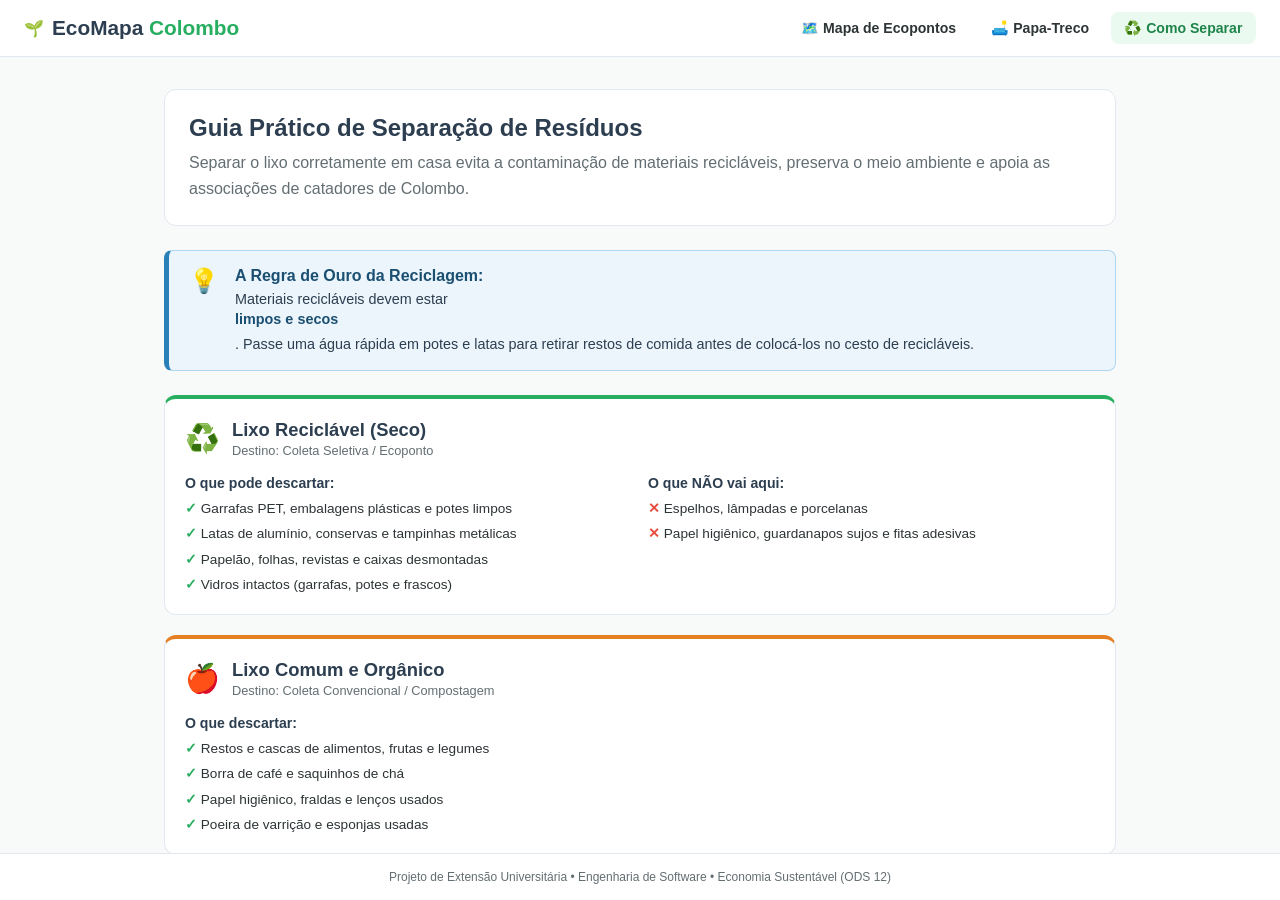
<file: paginas/como-separar.html>
<!DOCTYPE html>
<html lang="pt-BR">
<head>
    <meta charset="UTF-8">
    <meta name="viewport" content="width=device-width, initial-scale=1.0">
    <title>Como Separar o Lixo - EcoMapa Colombo</title>
    <link rel="stylesheet" href="../estilos/style.css">
    <link rel="stylesheet" href="../estilos/como-separar.css">
</head>
<body>

    <!-- Cabeçalho de Navegação -->
    <header class="main-header">
        <div class="header-container">
            <a href="../index.html" class="logo">
                <span class="logo-icon">🌱</span>
                <h1>EcoMapa <span>Colombo</span></h1>
            </a>

            <button class="nav-toggle" id="nav-toggle" aria-label="Abrir menu de navegação">
                <span></span>
                <span></span>
                <span></span>
            </button>

            <nav class="main-nav" id="main-nav">
                <ul class="nav-list">
                    <li><a href="../index.html" class="nav-link">🗺️ Mapa de Ecopontos</a></li>
                    <li><a href="papatreco.html" class="nav-link">🛋️ Papa-Treco</a></li>
                    <li><a href="#" class="nav-link active">♻️ Como Separar</a></li>
                </ul>
            </nav>
        </div>
    </header>

    <!-- Conteúdo Principal -->
    <main class="guide-container">
        
        <!-- Seção Hero / Introdução -->
        <section class="guide-hero">
            <h2>Guia Prático de Separação de Resíduos</h2>
            <p>
                Separar o lixo corretamente em casa evita a contaminação de materiais recicláveis, preserva o meio ambiente e apoia as associações de catadores de Colombo.
            </p>
        </section>

        <!-- Regra de Ouro (Dica Técnica) -->
        <section class="tip-banner">
            <span class="tip-icon">💡</span>
            <div>
                <strong>A Regra de Ouro da Reciclagem:</strong>
                <p>Materiais recicláveis devem estar <strong>limpos e secos</strong>. Passe uma água rápida em potes e latas para retirar restos de comida antes de colocá-los no cesto de recicláveis.</p>
            </div>
        </section>

        <!-- Grid dos Tipos de Resíduos -->
        <section class="categories-grid">

            <!-- 1. Recicláveis Secos -->
            <article class="category-card recyclable">
                <div class="category-header">
                    <span class="category-icon">♻️</span>
                    <div>
                        <h3>Lixo Reciclável (Seco)</h3>
                        <span class="category-destiny">Destino: Coleta Seletiva / Ecoponto</span>
                    </div>
                </div>
                <div class="items-group">
                    <div class="list-column can">
                        <strong>O que pode descartar:</strong>
                        <ul>
                            <li>Garrafas PET, embalagens plásticas e potes limpos</li>
                            <li>Latas de alumínio, conservas e tampinhas metálicas</li>
                            <li>Papelão, folhas, revistas e caixas desmontadas</li>
                            <li>Vidros intactos (garrafas, potes e frascos)</li>
                        </ul>
                    </div>
                    <div class="list-column cannot">
                        <strong>O que NÃO vai aqui:</strong>
                        <ul>
                            <li>Espelhos, lâmpadas e porcelanas</li>
                            <li>Papel higiênico, guardanapos sujos e fitas adesivas</li>
                        </ul>
                    </div>
                </div>
            </article>

            <!-- 2. Lixo Orgânico e Comum -->
            <article class="category-card organic">
                <div class="category-header">
                    <span class="category-icon">🍎</span>
                    <div>
                        <h3>Lixo Comum e Orgânico</h3>
                        <span class="category-destiny">Destino: Coleta Convencional / Compostagem</span>
                    </div>
                </div>
                <div class="items-group">
                    <div class="list-column can">
                        <strong>O que descartar:</strong>
                        <ul>
                            <li>Restos e cascas de alimentos, frutas e legumes</li>
                            <li>Borra de café e saquinhos de chá</li>
                            <li>Papel higiênico, fraldas e lenços usados</li>
                            <li>Poeira de varrição e esponjas usadas</li>
                        </ul>
                    </div>
                </div>
            </article>

            <!-- 3. E-Lixo e Resíduos Perigosos -->
            <article class="category-card special">
                <div class="category-header">
                    <span class="category-icon">🔋</span>
                    <div>
                        <h3>Lixo Eletrônico e Especial</h3>
                        <span class="category-destiny">Destino: Ecopontos Específicos / Logística Reversa</span>
                    </div>
                </div>
                <div class="items-group">
                    <div class="list-column can">
                        <strong>Exemplos:</strong>
                        <ul>
                            <li>Pilhas, baterias e cabos de carregador</li>
                            <li>Celulares, placas e eletrodomésticos quebrados</li>
                            <li>Óleo de cozinha usado (armazenado em garrafa PET)</li>
                            <li>Lâmpadas fluorescentes e remédios vencidos</li>
                        </ul>
                    </div>
                    <div class="list-column info-note">
                        <strong>Atenção:</strong>
                        <p>Nunca descarte no lixo comum ou no reciclável. Use a ferramenta de busca de Ecopontos no EcoMapa Colombo para localizar o ponto autorizado mais próximo.</p>
                    </div>
                </div>
            </article>

        </section>
        <section class="categories-grid">
            <article class="category-card recyclable">
                <div class="category-header">
                    <span class="category-icon">❓</span>
                    <div>
                        <h3>Recicla ou não recicla?</h3>
                        <span class="category-destiny">Um guia rápido para os materiais mais comuns</span>
                    </div>
                </div>
                <div class="items-group">
                    <div class="list-column can">
                        <strong>Recicla:</strong>
                        <ul>
                            <li>Caixa de pizza (sem restos de comida) mesmo que esteja engordurada</li>
                            <li>Caixa e sacola de plástico (sem resíduo de alimentos)</li>
                            <li>Embalagem de isopor (sem resíduo de alimentos) limpa e seca</li>
                            <li>Marmita de alumínio (sem resíduo de alimentos)</li>
                            <li>Talher descartável, sempre que possível reutilizar</li>
                            <li>Guardanapo e papel toalha, se estiverem limpos e secos</li>
                            <li>Embalagens de remédios, apenas as caixinhas de papelão</li>
                            <li>Produtos de limpeza e higiene (Embalagens de papelão, metal e plástico desde que estejam sem resíduos)</li>
                            <li>Lixo eletroeletrônico (Ecopontos)</li>
                            <li>Embalagens de salgadinho</li>
                        </ul>
                    </div>
                    <div class="list-column cannot">
                        <strong>Não recicla:</strong>
                        <ul>
                            <li>Guardanapo e papel toalha, se foram usados para limpar superfícies sujas</li>
                            <li>Embalagens de remédios (as cartelas de comprimido vazias) devem ir para a coleta seletiva</li>
                        </ul>
                    </div>
                </div>
            </article>
        </section>

    </main>

    <!-- Rodapé -->
    <footer class="main-footer">
        <p>Projeto de Extensão Universitária • Engenharia de Software • Economia Sustentável (ODS 12)</p>
    </footer>

    <script>
        const navToggle = document.getElementById('nav-toggle');
        const mainNav = document.getElementById('main-nav');

        if (navToggle && mainNav) {
            navToggle.addEventListener('click', () => {
                mainNav.classList.toggle('open');
            });
        }
    </script>
</body>
</html>
</file>
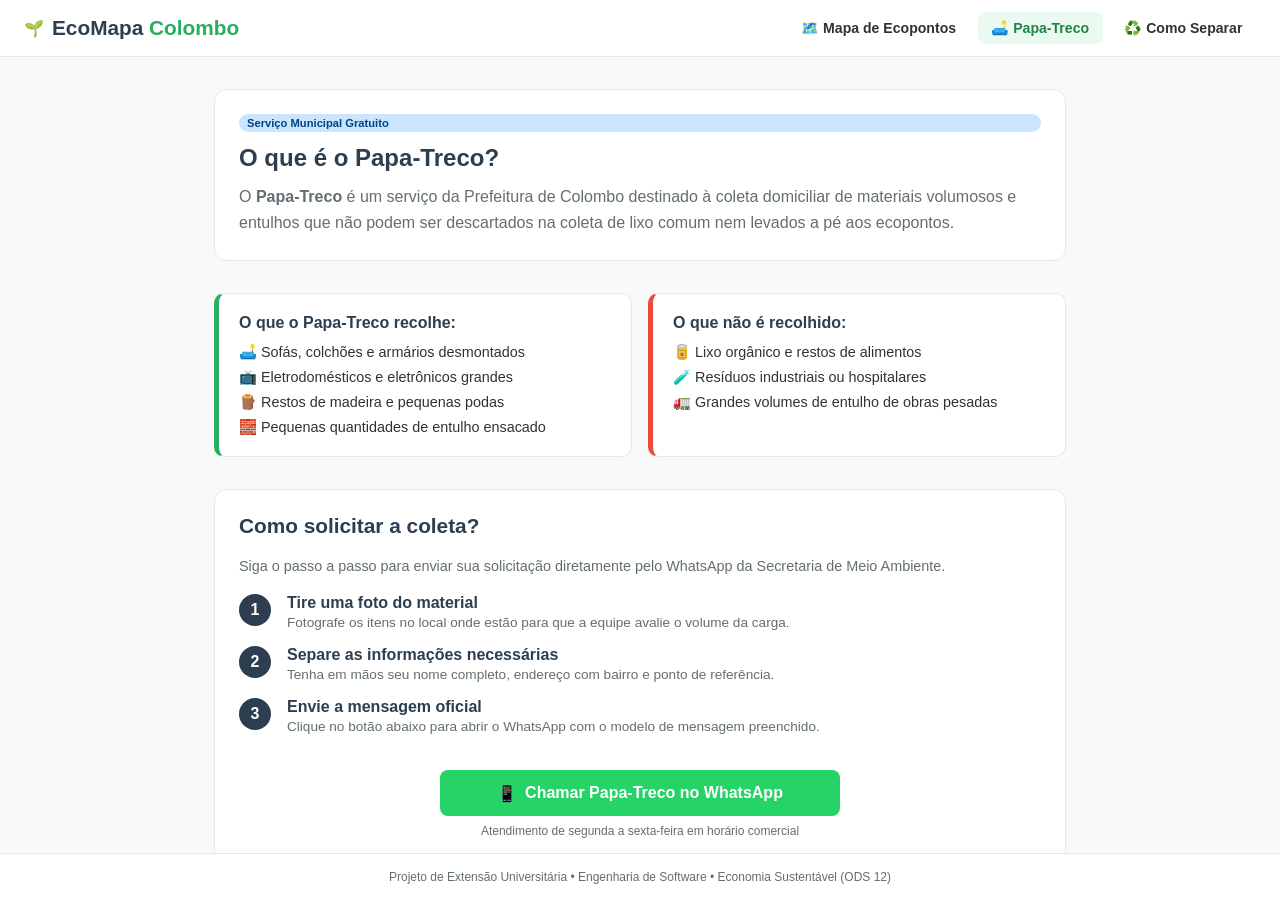
<file: paginas/papatreco.html>
<!DOCTYPE html>
<html lang="pt-BR">
<head>
    <meta charset="UTF-8">
    <meta name="viewport" content="width=device-width, initial-scale=1.0">
    <title>Papa-Treco - EcoMapa Colombo</title>
    <link rel="stylesheet" href="../estilos/style.css">
    <link rel="stylesheet" href="../estilos/papatreco.css">
</head>
<body>

    <!-- Cabeçalho de Navegação -->
    <header class="main-header">
    <div class="header-container">
        <!-- Logo do Projeto -->
        <a href="../index.html" class="logo">
            <span class="logo-icon">🌱</span>
            <h1>EcoMapa <span>Colombo</span></h1>
        </a>

        <!-- Botão Hambúrguer para Mobile -->
        <button class="nav-toggle" id="nav-toggle" aria-label="Abrir menu de navegação">
            <span></span>
            <span></span>
            <span></span>
        </button>

        <!-- Links de Navegação -->
        <nav class="main-nav" id="main-nav">
            <ul class="nav-list">
                <li><a href="../index.html" class="nav-link">🗺️ Mapa de Ecopontos</a></li>
                <li><a href="#" class="nav-link active">🛋️ Papa-Treco</a></li>
                <li><a href="como-separar.html" class="nav-link">♻️ Como Separar</a></li>
            </ul>
        </nav>
    </div>
</header>

    <!-- Conteúdo Principal -->
    <main class="papa-treco-container">
        
        <!-- Apresentação do Serviço -->
        <section class="hero-section">
            <span class="badge info">Serviço Municipal Gratuito</span>
            <h2>O que é o Papa-Treco?</h2>
            <p>
                O <strong>Papa-Treco</strong> é um serviço da Prefeitura de Colombo destinado à coleta domiciliar de materiais volumosos e entulhos que não podem ser descartados na coleta de lixo comum nem levados a pé aos ecopontos.
            </p>
        </section>

        <!-- O que pode e o que não pode descartar -->
        <section class="rules-grid">
            <div class="rule-card accepted">
                <h3>O que o Papa-Treco recolhe:</h3>
                <ul>
                    <li>🛋️ Sofás, colchões e armários desmontados</li>
                    <li>📺 Eletrodomésticos e eletrônicos grandes</li>
                    <li>🪵 Restos de madeira e pequenas podas</li>
                    <li>🧱 Pequenas quantidades de entulho ensacado</li>
                </ul>
            </div>

            <div class="rule-card prohibited">
                <h3>O que não é recolhido:</h3>
                <ul>
                    <li>🥫 Lixo orgânico e restos de alimentos</li>
                    <li>🧪 Resíduos industriais ou hospitalares</li>
                    <li>🚛 Grandes volumes de entulho de obras pesadas</li>
                </ul>
            </div>
        </section>

        <!-- Como solicitar o serviço -->
        <section class="step-guide">
            <h2>Como solicitar a coleta?</h2>
            <p class="subtitle">Siga o passo a passo para enviar sua solicitação diretamente pelo WhatsApp da Secretaria de Meio Ambiente.</p>

            <div class="steps-list">
                <div class="step-item">
                    <span class="step-number">1</span>
                    <div class="step-content">
                        <strong>Tire uma foto do material</strong>
                        <p>Fotografe os itens no local onde estão para que a equipe avalie o volume da carga.</p>
                    </div>
                </div>

                <div class="step-item">
                    <span class="step-number">2</span>
                    <div class="step-content">
                        <strong>Separe as informações necessárias</strong>
                        <p>Tenha em mãos seu nome completo, endereço com bairro e ponto de referência.</p>
                    </div>
                </div>

                <div class="step-item">
                    <span class="step-number">3</span>
                    <div class="step-content">
                        <strong>Envie a mensagem oficial</strong>
                        <p>Clique no botão abaixo para abrir o WhatsApp com o modelo de mensagem preenchido.</p>
                    </div>
                </div>
            </div>

            <!-- Botão de Ação Direta via WhatsApp -->
            <div class="action-box">
                <a id="btn-whatsapp" class="btn-whatsapp-action" target="_blank">
                    <span>📱</span> Chamar Papa-Treco no WhatsApp
                </a>
                <span class="service-meta">Atendimento de segunda a sexta-feira em horário comercial</span>
            </div>
        </section>

    </main>

    <!-- Rodapé -->
    <footer class="main-footer">
        <p>Projeto de Extensão Universitária • Engenharia de Software • Economia Sustentável (ODS 12)</p>
    </footer>

    <script>
        // Configuração do link direto para o WhatsApp do setor de Resíduos Sólidos
        const telefoneSecretaria = "5541988729734"; 
        const mensagemPadrao = encodeURIComponent(
            "Olá! Gostaria de agendar a coleta do serviço Papa-Treco.\n\n" +
            "- Nome:\n" +
            "- Bairro e Endereço:\n" +
            "- Itens para descarte:\n" +
            "(Seguem as fotos dos materiais)"
        );

        document.getElementById("btn-whatsapp").href = `https://wa.me/${telefoneSecretaria}?text=${mensagemPadrao}`;
    </script>
    <script src="../script.js"></script>
</body>
</html>
</file>
<file: estilos/style.css>
:root {
    --primary: #27ae60;
    --primary-dark: #1e8449;
    --secondary: #2c3e50;
    --bg-light: #f8faf9;
    --card-bg: #ffffff;
    --text-main: #2d3436;
    --text-muted: #636e72;
    --border-color: #e2e8f0;
}

* {
    margin: 0;
    padding: 0;
    box-sizing: border-box;
    font-family: -apple-system, BlinkMacSystemFont, "Segoe UI", Roboto, Oxygen, Ubuntu, sans-serif;
}

/* 1. Travar a janela inteira em 100vh exatos */
html, body {
    height: 100vh;
    width: 100vw;
    margin: 0;
    padding: 0;
    overflow: hidden; /* Trava o scroll da página inteira */
    display: flex;
    flex-direction: column;
}

body {
    background-color: var(--bg-light);
    color: var(--text-main);
    display: flex;
    flex-direction: column;
    min-height: 100vh;
    overflow-y: auto;
}

/* Header Global Responsivo */
.main-header {
    background: var(--card-bg);
    border-bottom: 1px solid var(--border-color);
    padding: 0.75rem 1.5rem;
    position: relative;
    z-index: 1000;
}

.header-container {
    max-width: 1400px;
    margin: 0 auto;
    display: flex;
    justify-content: space-between;
    align-items: center;
}

.logo {
    display: flex;
    align-items: center;
    gap: 0.5rem;
    text-decoration: none;
}

.logo h1 {
    font-size: 1.3rem;
    font-weight: 700;
    color: var(--secondary);
}

.logo h1 span {
    color: var(--primary);
}

/* Navegação Desktop */
.nav-list {
    display: flex;
    list-style: none;
    gap: 0.5rem;
    align-items: center;
}

.nav-link {
    text-decoration: none;
    color: var(--text-main);
    font-size: 0.88rem;
    font-weight: 600;
    padding: 0.5rem 0.85rem;
    border-radius: 8px;
    transition: all 0.2s ease;
    display: flex;
    align-items: center;
    gap: 0.35rem;
}

.nav-link:hover {
    background-color: var(--bg-light);
    color: var(--primary);
}

.nav-link.active {
    background-color: #eafaf1;
    color: var(--primary-dark);
}

/* Botão Hambúrguer (Oculto no Desktop) */
.nav-toggle {
    display: none;
    flex-direction: column;
    justify-content: space-around;
    width: 28px;
    height: 22px;
    background: transparent;
    border: none;
    cursor: pointer;
    padding: 0;
}

.nav-toggle span {
    width: 100%;
    height: 3px;
    background-color: var(--secondary);
    border-radius: 2px;
    transition: all 0.3s ease;
}

/* Filtros por Categoria (Scroll horizontal no mobile) */
.filter-section {
    background: var(--card-bg);
    border-bottom: 1px solid var(--border-color);
    padding: 0.75rem 1rem;
}

.filter-container {
    max-width: 1200px;
    margin: 0 auto;
    display: flex;
    gap: 0.5rem;
    overflow-x: auto;
    scrollbar-width: none;
    -webkit-overflow-scrolling: touch;
}

.filter-container::-webkit-scrollbar {
    display: none;
}

.filter-chip {
    background: var(--bg-light);
    border: 1px solid var(--border-color);
    border-radius: 20px;
    padding: 0.4rem 0.9rem;
    font-size: 0.82rem;
    font-weight: 500;
    color: var(--text-main);
    cursor: pointer;
    white-space: nowrap;
    display: flex;
    align-items: center;
    gap: 0.35rem;
    transition: all 0.2s ease;
}

.filter-chip.active,
.filter-chip:hover {
    background: var(--primary);
    color: #fff;
    border-color: var(--primary);
}

/* Altura travada na viewport para o layout principal */
.map-layout {
    flex: 1;
    display: flex;
    flex-direction: column;
    max-width: 1400px;
    width: 100%;
    margin: 0 auto;
    min-height: 80vh; 
}

.map-container {
    height: 40vh;
    width: 100%;
    z-index: 1;
}

/* Sidebar com scroll independente */
.places-sidebar {
    flex: 1;
    padding: 1rem;
    overflow-y: auto; /* Habilita a rolagem vertical */
    max-height: 100%;
    background: var(--bg-light);
    display: flex;
    flex-direction: column;
}

.sidebar-header {
    display: flex;
    justify-content: space-between;
    align-items: center;
    margin-bottom: 1rem;
}

.sidebar-header h2 {
    font-size: 1.1rem;
    color: var(--secondary);
}

.btn-locate {
    background: var(--secondary);
    color: #fff;
    border: none;
    border-radius: 6px;
    padding: 0.45rem 0.8rem;
    font-size: 0.8rem;
    font-weight: 600;
    cursor: pointer;
    transition: background 0.2s ease;
}

.btn-locate:hover {
    background: #1a252f;
}

/* Lista de cards */
.places-list {
    display: grid;
    grid-template-columns: 1fr;
    gap: 0.85rem;
    overflow-y: auto; /* Garante que a lista role suavemente */
}

.place-card {
    background: var(--card-bg);
    border: 1px solid var(--border-color);
    border-radius: 10px;
    padding: 1rem;
    display: flex;
    flex-direction: column;
    gap: 0.5rem;
    box-shadow: 0 1px 3px rgba(0,0,0,0.04);
}

.place-header {
    display: flex;
    justify-content: space-between;
    align-items: center;
}

.place-header h3 {
    font-size: 1rem;
    color: var(--secondary);
}

.badge {
    font-size: 0.7rem;
    padding: 0.2rem 0.5rem;
    border-radius: 12px;
    font-weight: 600;
}

.badge.open {
    background: #d4edda;
    color: #155724;
}

.badge.info {
    background: #cce5ff;
    color: #004085;
}

.place-address {
    font-size: 0.82rem;
    color: var(--text-muted);
}

.tags-container {
    display: flex;
    flex-wrap: wrap;
    gap: 0.35rem;
}

.tag {
    background: #eef2f5;
    color: var(--secondary);
    font-size: 0.72rem;
    padding: 0.2rem 0.5rem;
    border-radius: 4px;
}

.card-actions {
    margin-top: 0.25rem;
}

.btn-route {
    width: 100%;
    background: var(--primary);
    color: white;
    border: none;
    border-radius: 6px;
    padding: 0.5rem;
    font-size: 0.85rem;
    font-weight: 600;
    cursor: pointer;
    transition: background 0.2s ease;
}

.btn-route:hover {
    background: var(--primary-dark);
}

/* Footer */
.main-footer {
    background: var(--card-bg);
    border-top: 1px solid var(--border-color);
    padding: 1rem;
    text-align: center;
    font-size: 0.75rem;
    color: var(--text-muted);
}

/* Responsividade Desktop */
@media (min-width: 768px) {
   .map-layout {
        flex-direction: row;
        height: calc(100vh - 150px);
        min-height: auto;
        overflow: hidden; /* Impede que a tela inteira role */
    }

    .map-container {
        height: 100%;
        flex: 2;
        min-height: 0;
    }

    .places-sidebar {
        flex: 1;
        max-width: 420px;
        height: 100%;
        overflow-y: auto; /* Apenas este painel ganha barra de rolagem */
        border-left: 1px solid var(--border-color);
    }
}

/* Menu Mobile Dropdown */
@media (max-width: 768px) {
    .nav-toggle {
        display: flex;
    }

    .main-nav {
        position: absolute;
        top: 100%;
        left: 0;
        width: 100%;
        background-color: var(--card-bg);
        border-bottom: 1px solid var(--border-color);
        box-shadow: 0 4px 6px rgba(0, 0, 0, 0.05);
        display: none;
        padding: 0.75rem 1rem;
    }

    .main-nav.open {
        display: block;
    }

    .nav-list {
        flex-direction: column;
        align-items: stretch;
        gap: 0.25rem;
    }

    .nav-link {
        padding: 0.75rem 1rem;
    }
}
</file>
<file: estilos/como-separar.css>
.guide-container {
    max-width: 1000px;
    width: 100%;
    margin: 0 auto;
    padding: 2rem 1.5rem;
    display: flex;
    flex-direction: column;
    gap: 1.5rem;
    overflow-y: auto;
}

.guide-hero {
    background: var(--card-bg);
    border: 1px solid var(--border-color);
    padding: 1.5rem;
    border-radius: 12px;
    display: flex;
    flex-direction: column;
    gap: 0.5rem;
}

.guide-hero h2 {
    color: var(--secondary);
    font-size: 1.5rem;
}

.guide-hero p {
    color: var(--text-muted);
    line-height: 1.6;
}

/* Banner de Dica de Ouro */
.tip-banner {
    background: #ebf5fb;
    border: 1px solid #aed6f1;
    border-left: 5px solid #2980b9;
    border-radius: 8px;
    padding: 1rem 1.25rem;
    display: flex;
    align-items: flex-start;
    gap: 1rem;
}

.tip-icon {
    font-size: 1.5rem;
    flex-shrink: 0;
}

.tip-banner strong {
    color: #1b4f72;
    display: block;
    margin-bottom: 0.25rem;
}

.tip-banner p {
    color: #2c3e50;
    font-size: 0.9rem;
    line-height: 1.4;
}

/* Grid de Categorias */
.categories-grid {
    display: grid;
    grid-template-columns: 1fr;
    gap: 1.25rem;
}

.category-card {
    background: var(--card-bg);
    border: 1px solid var(--border-color);
    border-radius: 12px;
    padding: 1.25rem;
    display: flex;
    flex-direction: column;
    gap: 1rem;
}

.category-card.recyclable {
    border-top: 4px solid var(--primary);
}

.category-card.organic {
    border-top: 4px solid #e67e22;
}

.category-card.special {
    border-top: 4px solid #8e44ad;
}

.category-header {
    display: flex;
    align-items: center;
    gap: 0.75rem;
}

.category-icon {
    font-size: 1.75rem;
}

.category-header h3 {
    font-size: 1.15rem;
    color: var(--secondary);
}

.category-destiny {
    font-size: 0.8rem;
    color: var(--text-muted);
}

.items-group {
    display: grid;
    grid-template-columns: 1fr;
    gap: 1rem;
}

@media (min-width: 650px) {
    .items-group {
        grid-template-columns: 1fr 1fr;
    }
}

.list-column strong {
    display: block;
    font-size: 0.88rem;
    margin-bottom: 0.5rem;
    color: var(--secondary);
}

.list-column ul {
    list-style: none;
    display: flex;
    flex-direction: column;
    gap: 0.4rem;
}

.list-column li {
    font-size: 0.85rem;
    color: var(--text-main);
    line-height: 1.4;
}

.list-column.can li::before {
    content: "✓ ";
    color: var(--primary);
    font-weight: bold;
}

.list-column.cannot li::before {
    content: "✕ ";
    color: #e74c3c;
    font-weight: bold;
}

.info-note {
    background: #fdfefe;
    border: 1px dashed var(--border-color);
    padding: 0.85rem;
    border-radius: 8px;
}

.info-note p {
    font-size: 0.83rem;
    color: var(--text-muted);
    line-height: 1.4;
}
</file>
<file: estilos/papatreco.css>
.papa-treco-container {
    max-width: 900px;
    width: 100%;
    margin: 0 auto;
    padding: 2rem 1.5rem;
    display: flex;
    flex-direction: column;
    gap: 2rem;
    overflow-y: auto;
}

.hero-section {
    background: var(--card-bg);
    border: 1px solid var(--border-color);
    padding: 1.5rem;
    border-radius: 12px;
    display: flex;
    flex-direction: column;
    gap: 0.75rem;
}

.hero-section h2 {
    color: var(--secondary);
    font-size: 1.5rem;
}

.hero-section p {
    color: var(--text-muted);
    line-height: 1.6;
}

/* Regras de Descarte */
.rules-grid {
    display: grid;
    grid-template-columns: 1fr;
    gap: 1rem;
}

@media (min-width: 600px) {
    .rules-grid {
        grid-template-columns: 1fr 1fr;
    }
}

.rule-card {
    background: var(--card-bg);
    border: 1px solid var(--border-color);
    padding: 1.25rem;
    border-radius: 10px;
}

.rule-card.accepted {
    border-left: 5px solid var(--primary);
}

.rule-card.prohibited {
    border-left: 5px solid #e74c3c;
}

.rule-card h3 {
    font-size: 1rem;
    margin-bottom: 0.75rem;
    color: var(--secondary);
}

.rule-card ul {
    list-style: none;
    display: flex;
    flex-direction: column;
    gap: 0.5rem;
    font-size: 0.9rem;
    color: var(--text-main);
}

/* Passo a Passo */
.step-guide {
    background: var(--card-bg);
    border: 1px solid var(--border-color);
    padding: 1.5rem;
    border-radius: 12px;
    display: flex;
    flex-direction: column;
    gap: 1.25rem;
}

.step-guide h2 {
    color: var(--secondary);
    font-size: 1.3rem;
}

.step-guide .subtitle {
    font-size: 0.9rem;
    color: var(--text-muted);
}

.steps-list {
    display: flex;
    flex-direction: column;
    gap: 1rem;
}

.step-item {
    display: flex;
    align-items: flex-start;
    gap: 1rem;
}

.step-number {
    background: var(--secondary);
    color: white;
    font-weight: 700;
    width: 32px;
    height: 32px;
    border-radius: 50%;
    display: flex;
    align-items: center;
    justify-content: center;
    flex-shrink: 0;
}

.step-content strong {
    display: block;
    color: var(--secondary);
    margin-bottom: 0.2rem;
}

.step-content p {
    font-size: 0.85rem;
    color: var(--text-muted);
}

/* Botão de WhatsApp */
.action-box {
    margin-top: 1rem;
    display: flex;
    flex-direction: column;
    align-items: center;
    gap: 0.5rem;
}

.btn-whatsapp-action {
    display: flex;
    align-items: center;
    justify-content: center;
    gap: 0.5rem;
    background: #25d366;
    color: white;
    text-decoration: none;
    padding: 0.85rem 1.5rem;
    border-radius: 8px;
    font-weight: 600;
    font-size: 1rem;
    transition: background 0.2s ease;
    width: 100%;
    max-width: 400px;
    text-align: center;
}

.btn-whatsapp-action:hover {
    background: #1ebc59;
}

.service-meta {
    font-size: 0.75rem;
    color: var(--text-muted);
}
</file>
